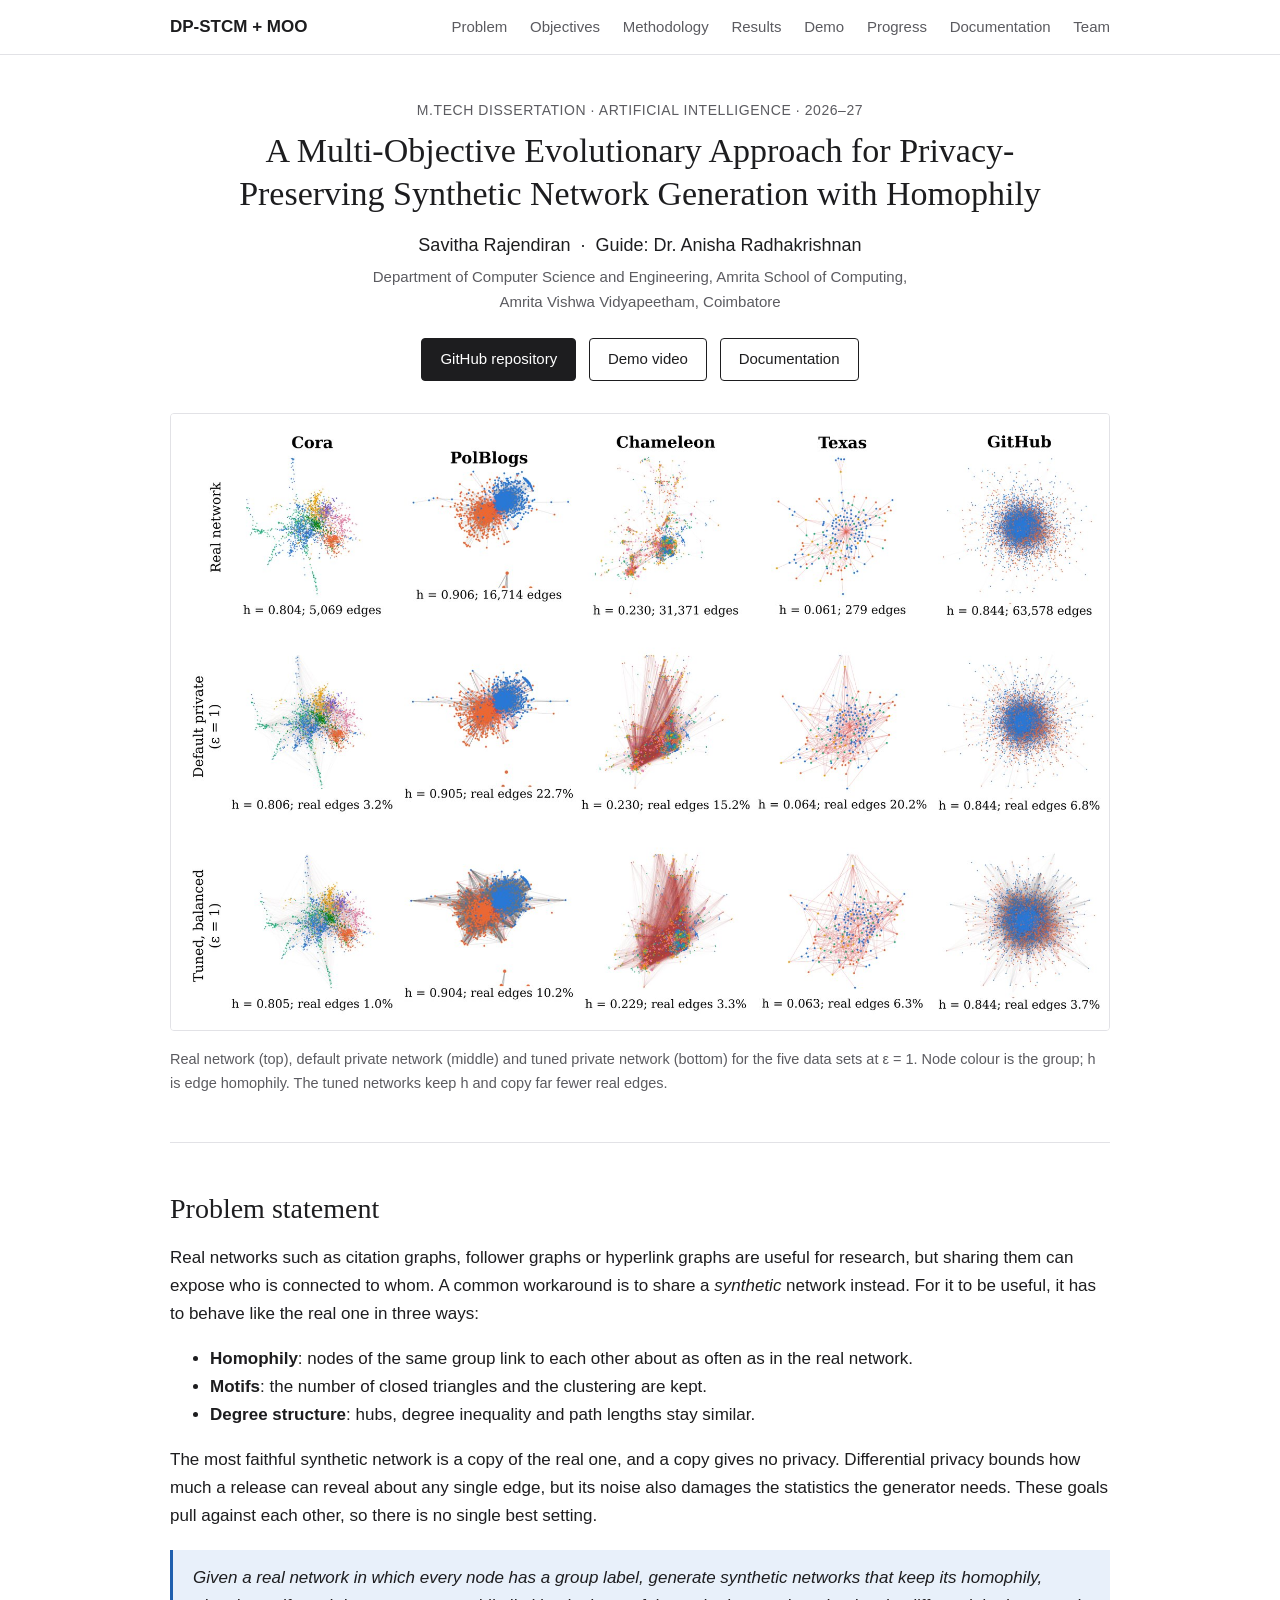
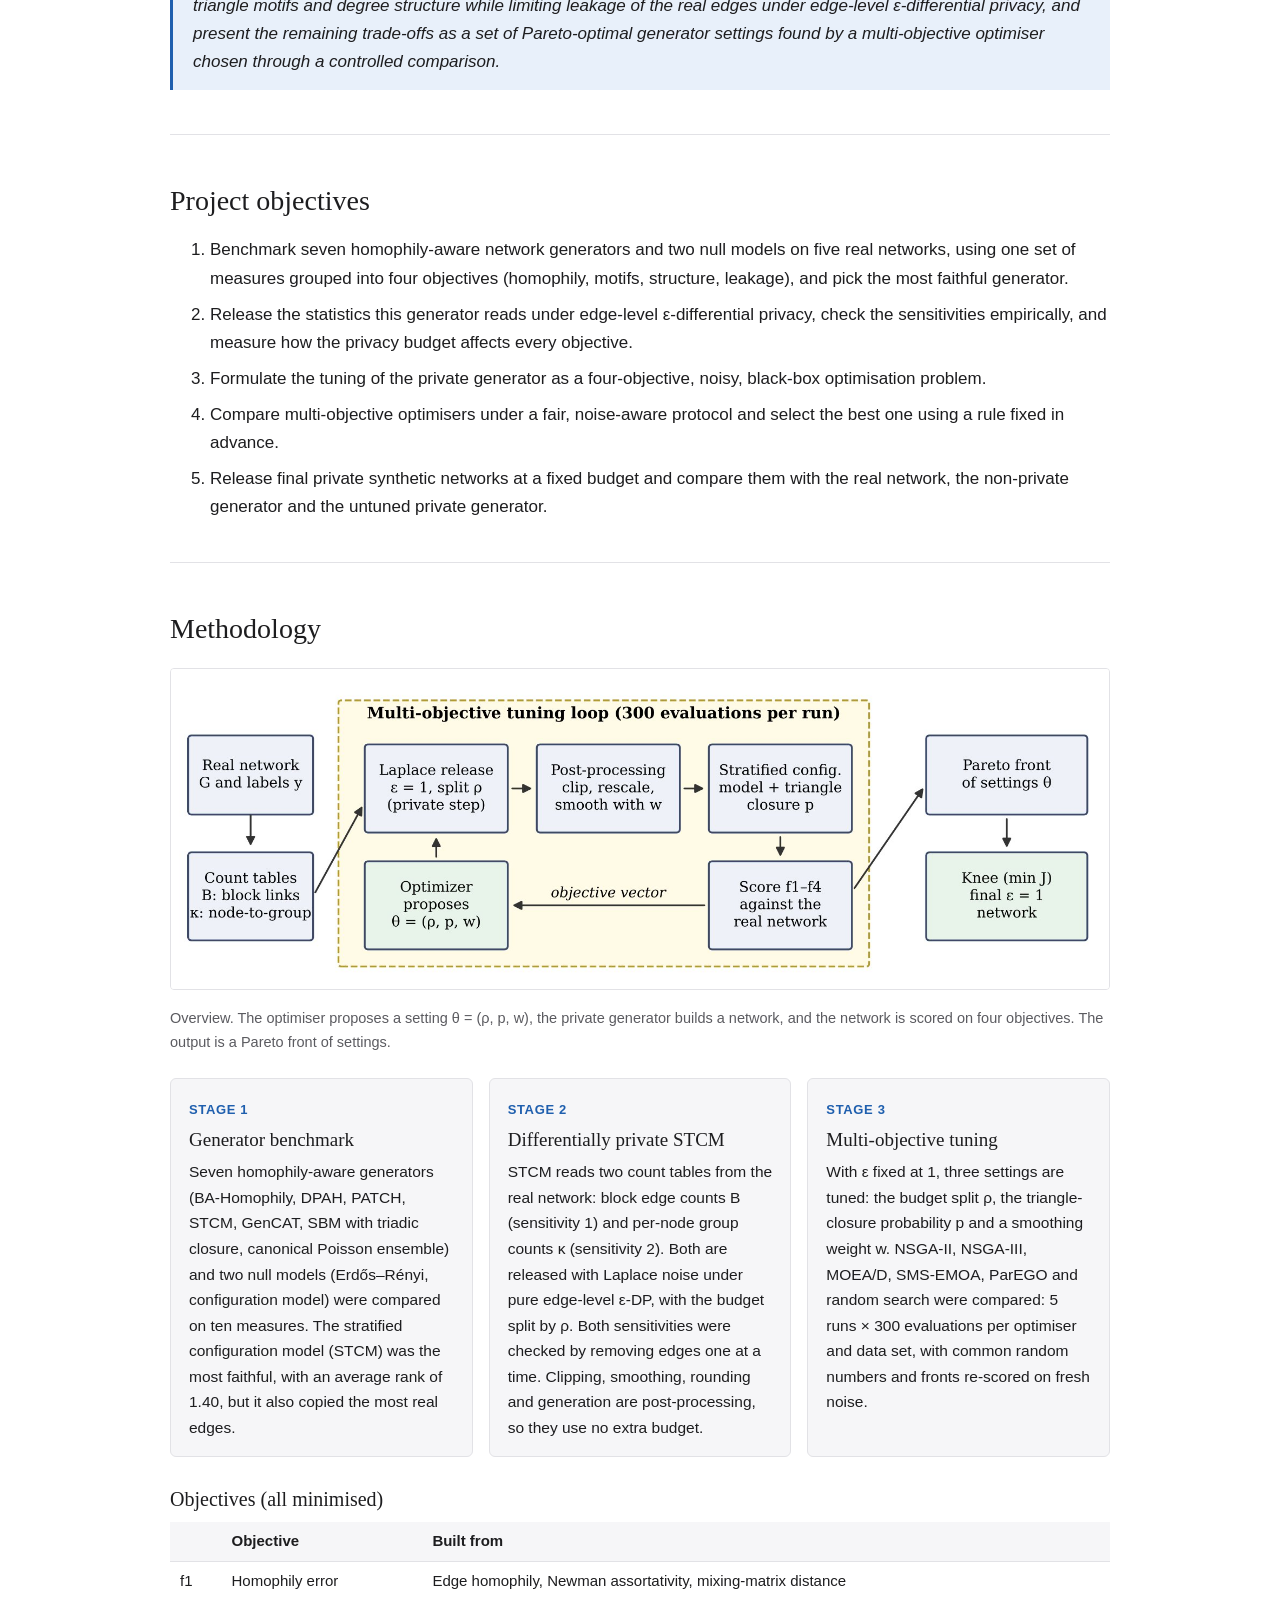
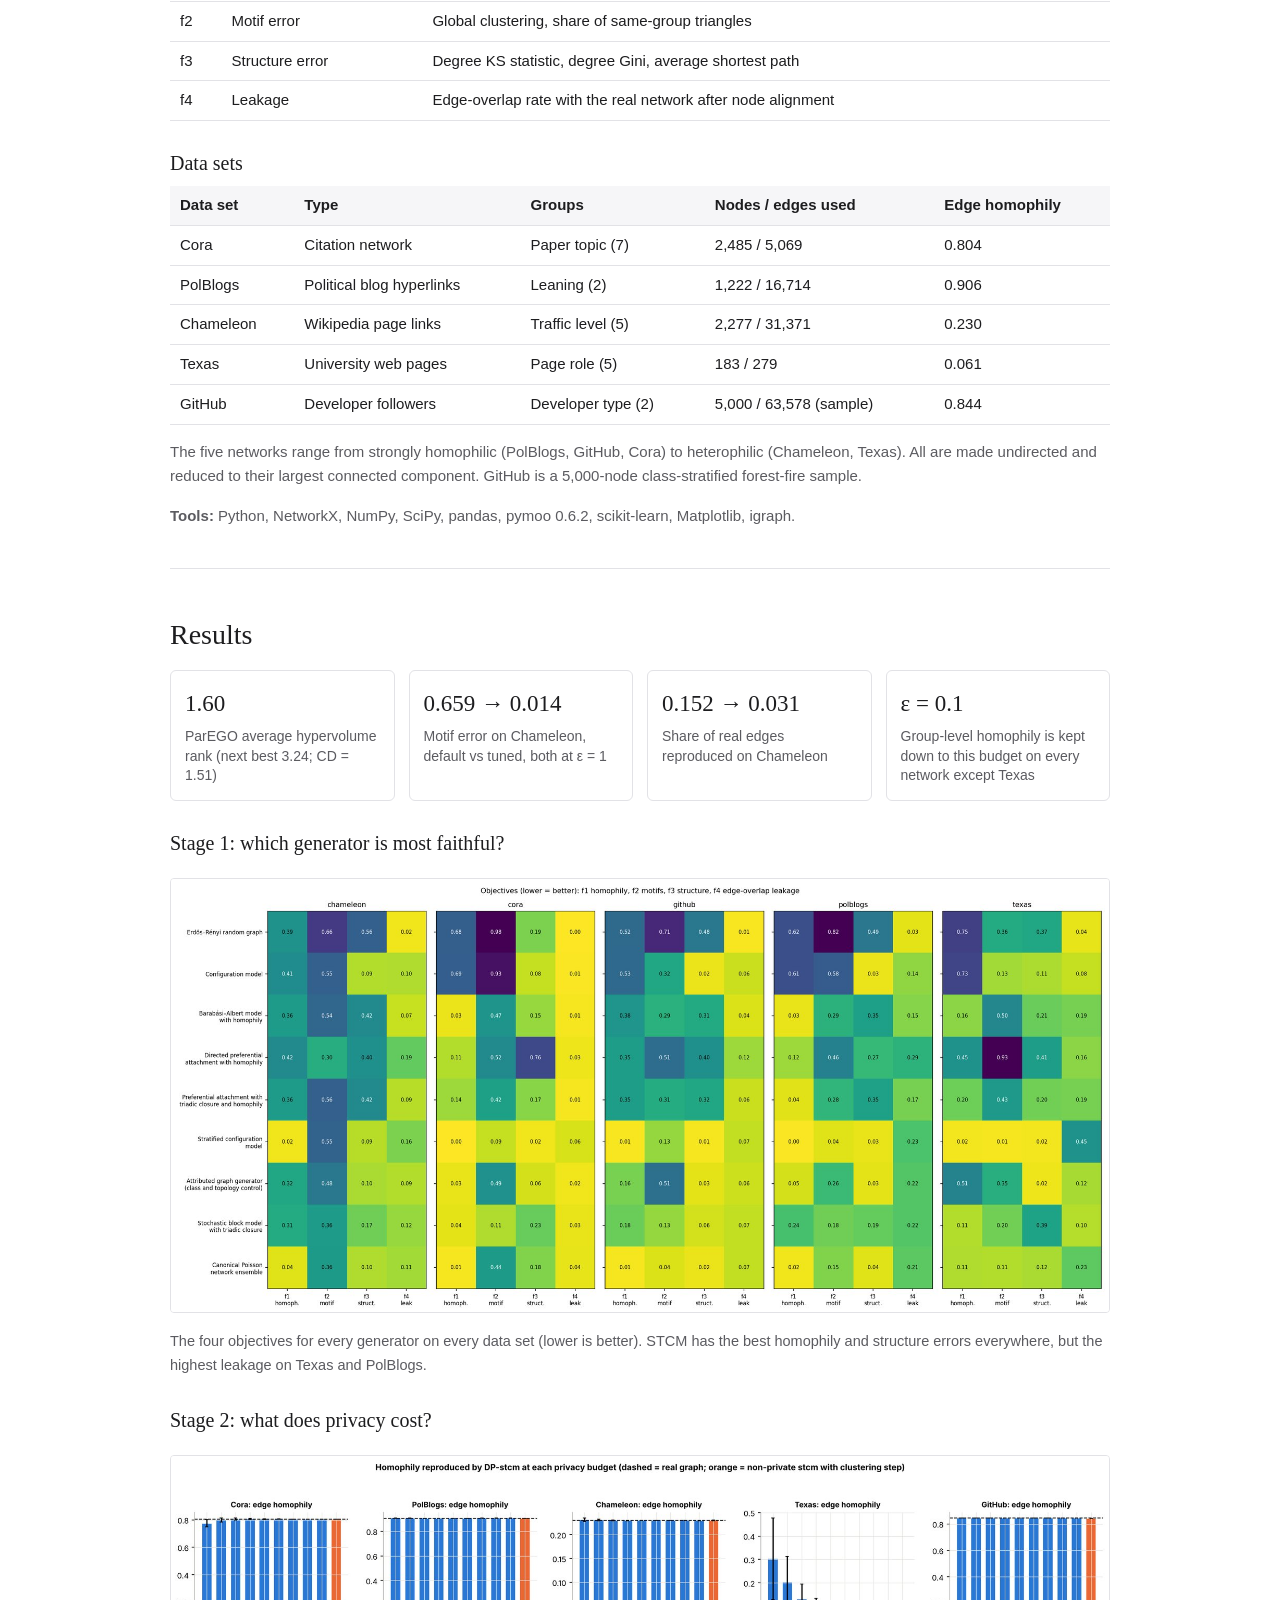
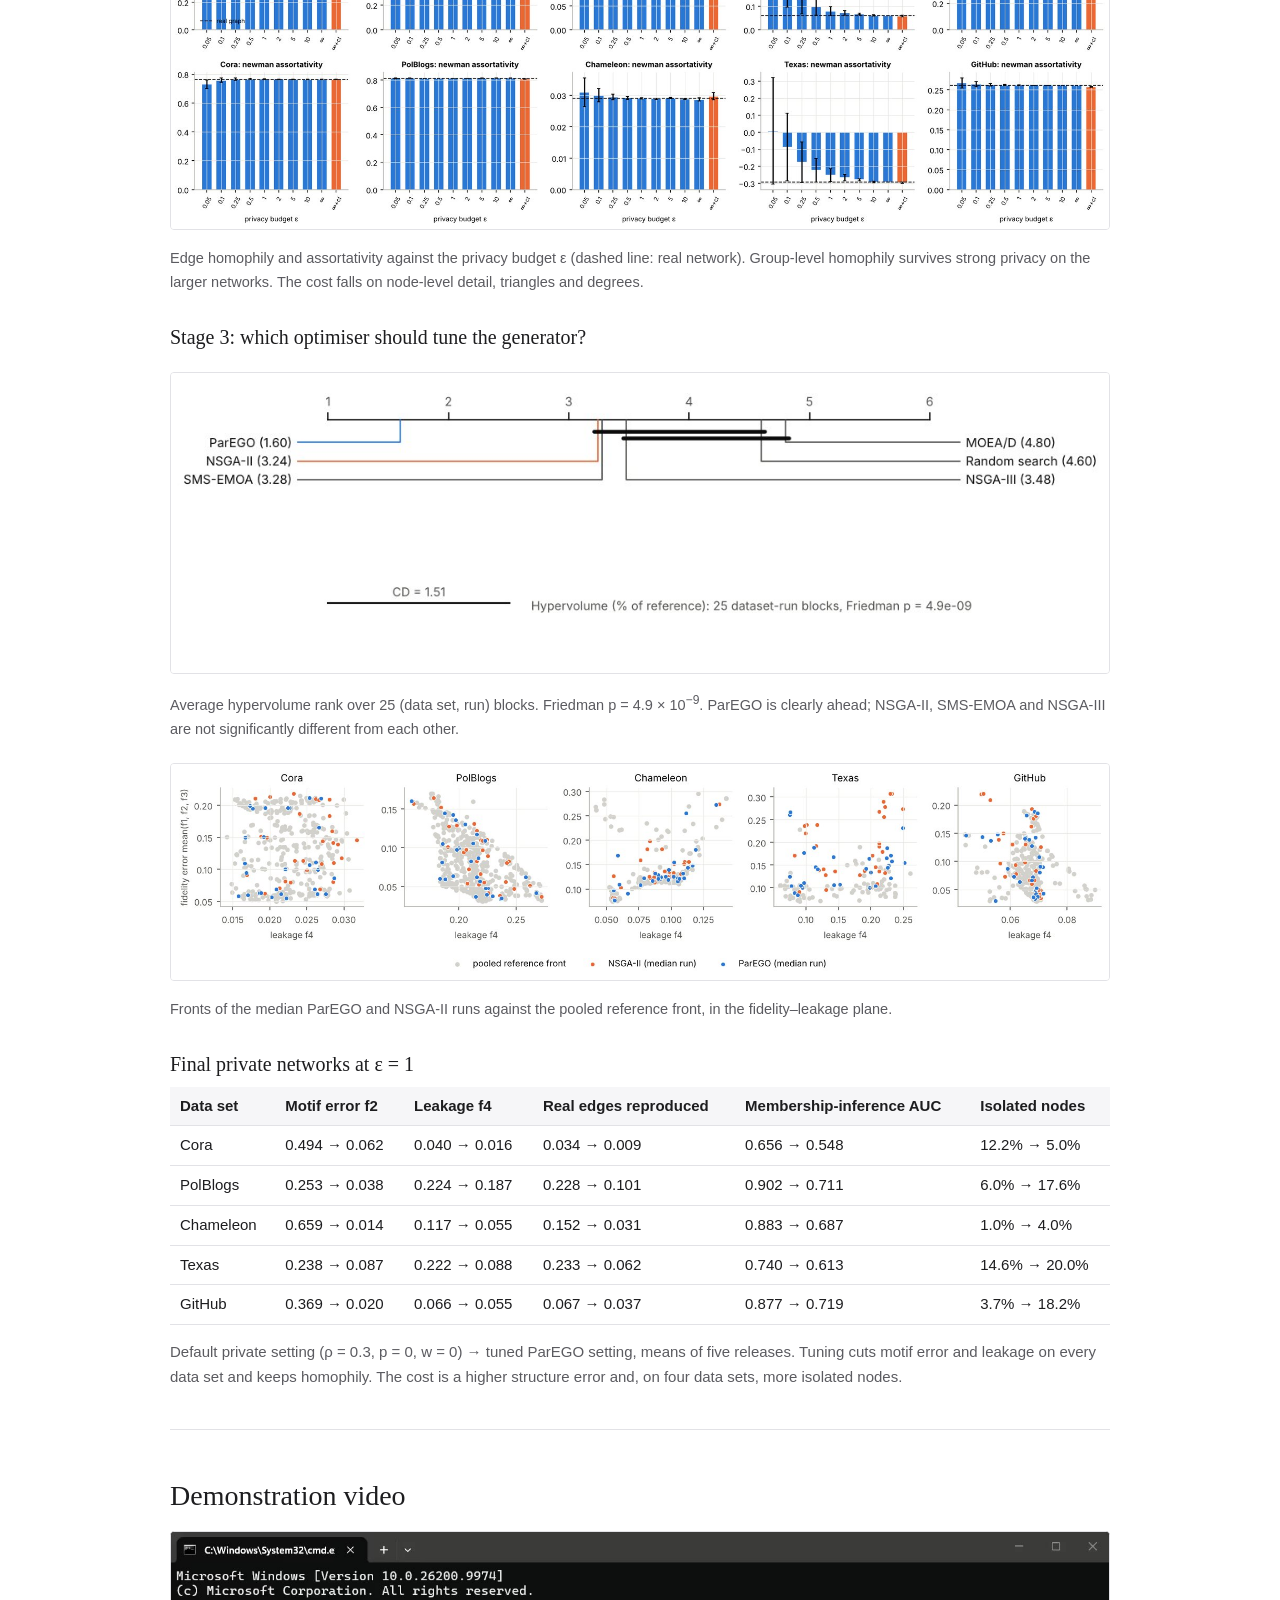
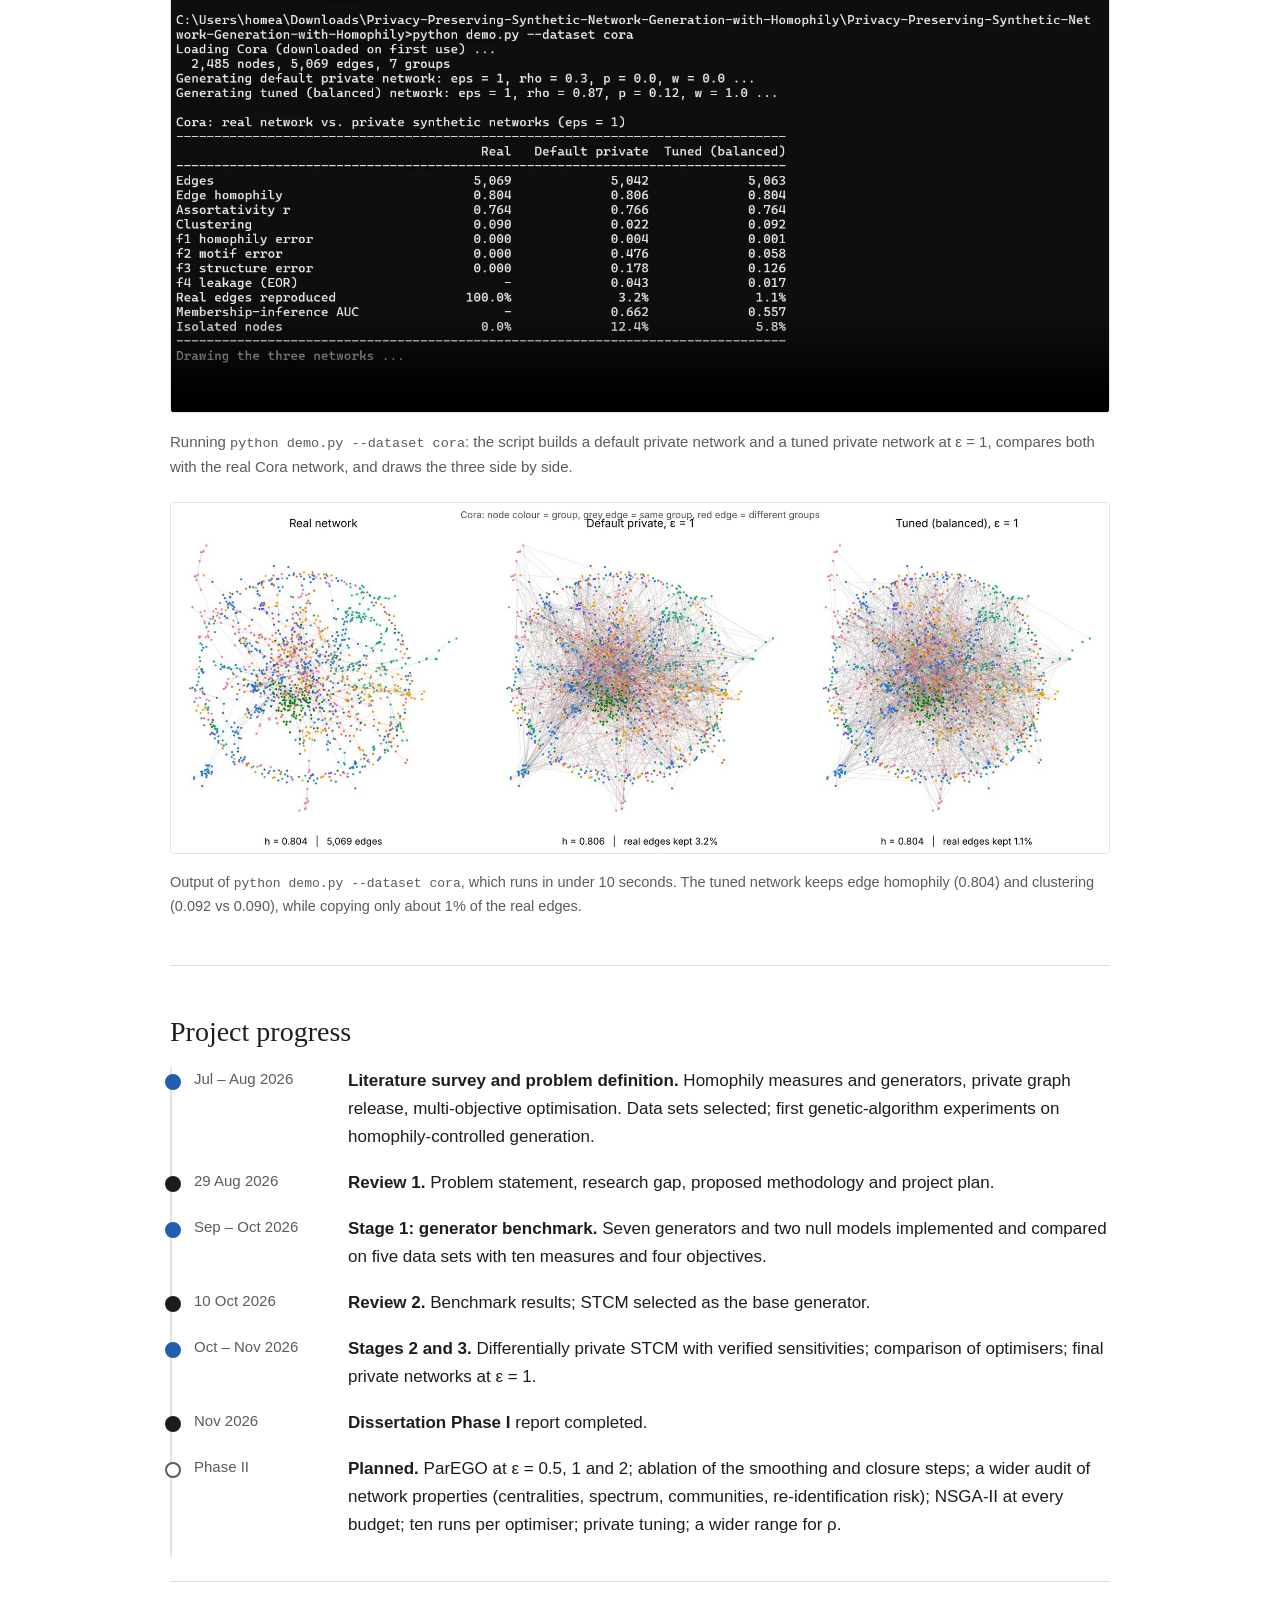
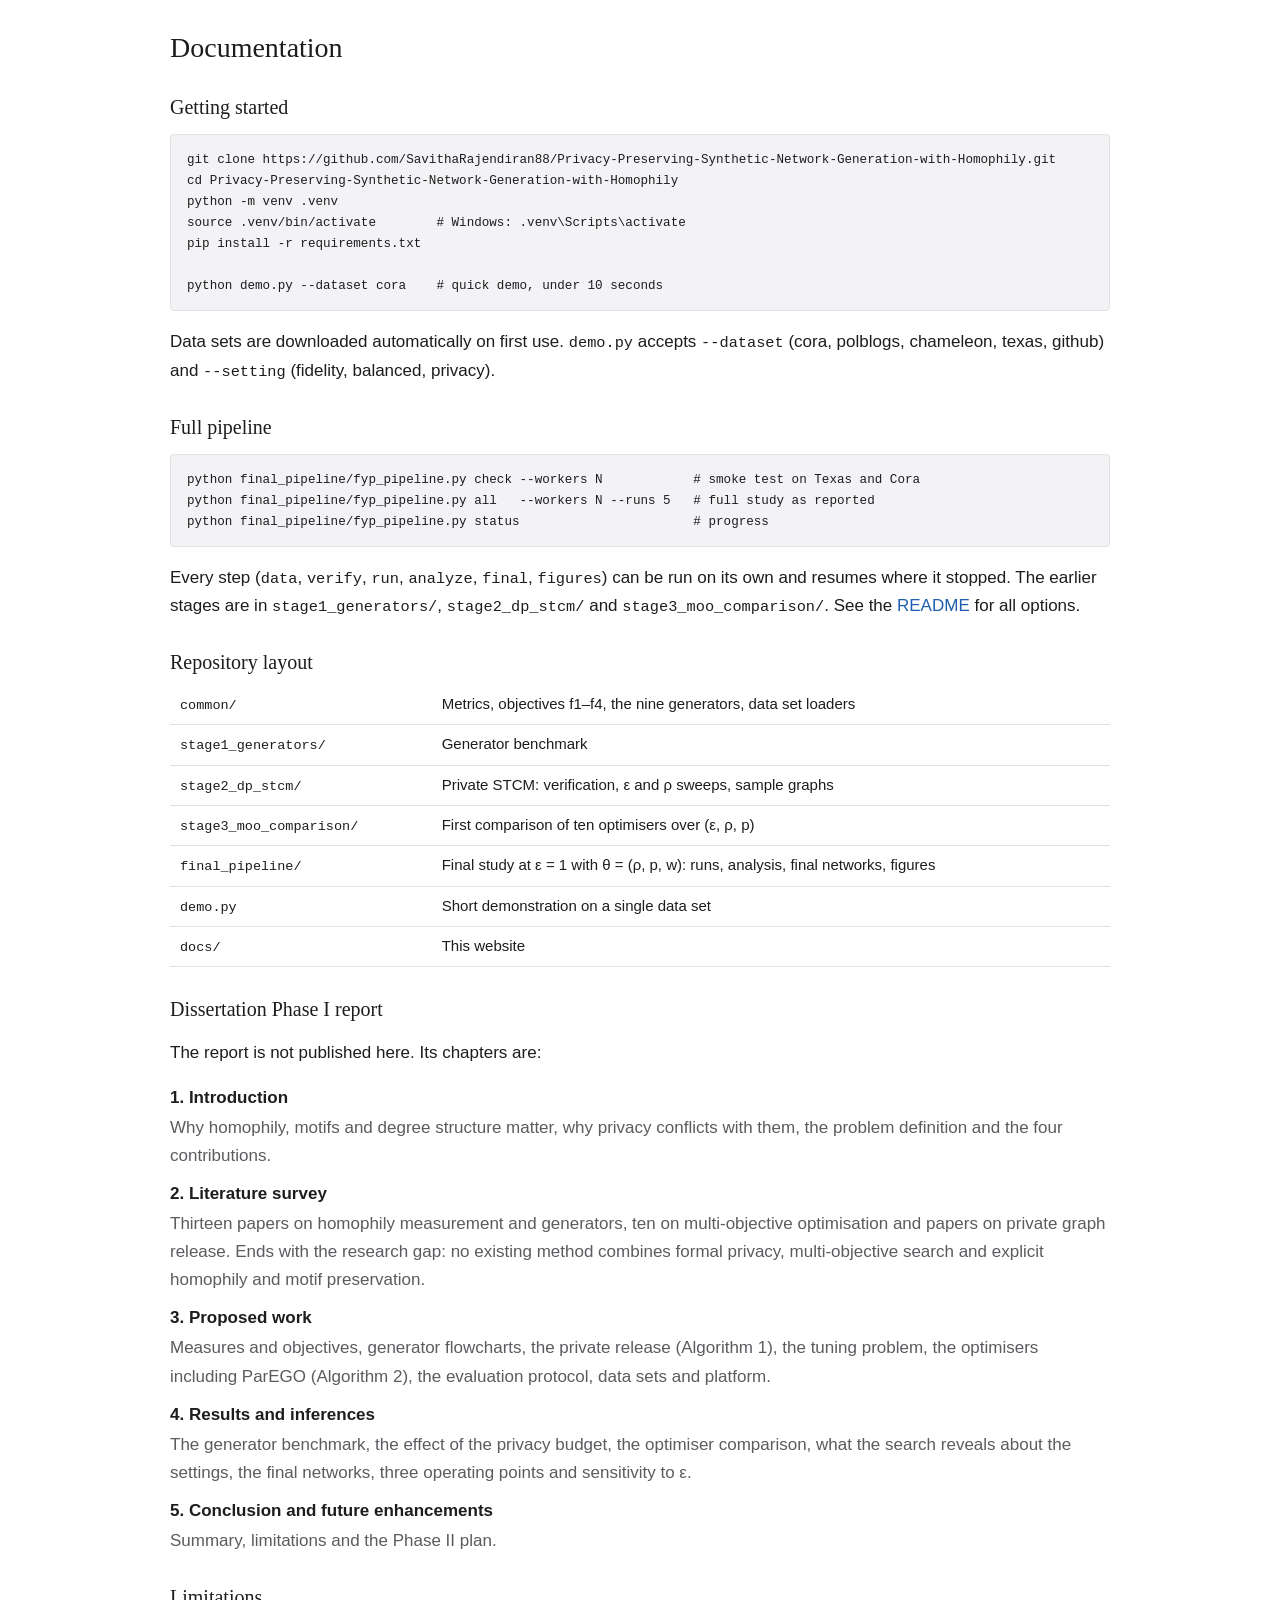
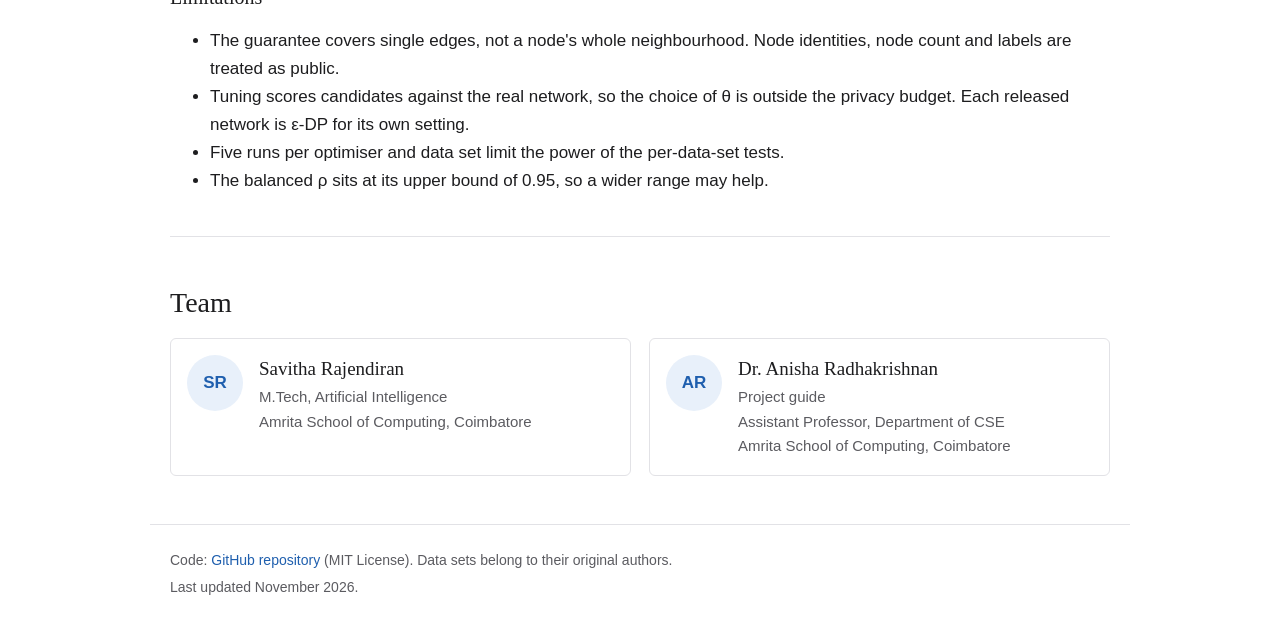
<file: docs/index.html>
<!DOCTYPE html>
<html lang="en">
<head>
<meta charset="utf-8">
<meta name="viewport" content="width=device-width, initial-scale=1">
<title>Privacy-Preserving Synthetic Network Generation with Homophily</title>
<meta name="description" content="M.Tech project, Amrita School of Computing, Coimbatore: differentially private synthetic networks that keep homophily and triangle motifs, tuned by multi-objective optimisation.">
<link rel="stylesheet" href="style.css">
</head>
<body>

<header class="site-header">
  <nav class="nav">
    <a class="brand" href="#top">DP-STCM + MOO</a>
    <div class="nav-links">
      <a href="#problem">Problem</a>
      <a href="#objectives">Objectives</a>
      <a href="#method">Methodology</a>
      <a href="#results">Results</a>
      <a href="#demo">Demo</a>
      <a href="#progress">Progress</a>
      <a href="#docs">Documentation</a>
      <a href="#team">Team</a>
    </div>
  </nav>
</header>

<main id="top">

<section class="hero">
  <p class="eyebrow">M.Tech Dissertation &middot; Artificial Intelligence &middot; 2026&ndash;27</p>
  <h1>A Multi-Objective Evolutionary Approach for Privacy-Preserving Synthetic Network Generation with Homophily</h1>
  <p class="authors">Savitha Rajendiran &nbsp;&middot;&nbsp; Guide: Dr. Anisha Radhakrishnan</p>
  <p class="affil">Department of Computer Science and Engineering, Amrita School of Computing,<br>Amrita Vishwa Vidyapeetham, Coimbatore</p>
  <div class="buttons">
    <a class="btn primary" href="https://github.com/SavithaRajendiran88/Privacy-Preserving-Synthetic-Network-Generation-with-Homophily">GitHub repository</a>
    <a class="btn" href="#demo">Demo video</a>
    <a class="btn" href="#docs">Documentation</a>
  </div>
  <figure class="hero-fig">
    <img src="assets/final_networks.jpg" alt="Real, default private and tuned private networks for Cora, PolBlogs, Chameleon, Texas and GitHub">
    <figcaption>Real network (top), default private network (middle) and tuned private network (bottom) for the five data sets at &epsilon; = 1. Node colour is the group; h is edge homophily. The tuned networks keep h and copy far fewer real edges.</figcaption>
  </figure>
</section>

<section id="problem">
  <h2>Problem statement</h2>
  <p>Real networks such as citation graphs, follower graphs or hyperlink graphs are useful for research, but sharing them can expose who is connected to whom. A common workaround is to share a <em>synthetic</em> network instead. For it to be useful, it has to behave like the real one in three ways:</p>
  <ul>
    <li><strong>Homophily</strong>: nodes of the same group link to each other about as often as in the real network.</li>
    <li><strong>Motifs</strong>: the number of closed triangles and the clustering are kept.</li>
    <li><strong>Degree structure</strong>: hubs, degree inequality and path lengths stay similar.</li>
  </ul>
  <p>The most faithful synthetic network is a copy of the real one, and a copy gives no privacy. Differential privacy bounds how much a release can reveal about any single edge, but its noise also damages the statistics the generator needs. These goals pull against each other, so there is no single best setting.</p>
  <blockquote>Given a real network in which every node has a group label, generate synthetic networks that keep its homophily, triangle motifs and degree structure while limiting leakage of the real edges under edge-level &epsilon;-differential privacy, and present the remaining trade-offs as a set of Pareto-optimal generator settings found by a multi-objective optimiser chosen through a controlled comparison.</blockquote>
</section>

<section id="objectives">
  <h2>Project objectives</h2>
  <ol class="objectives">
    <li>Benchmark seven homophily-aware network generators and two null models on five real networks, using one set of measures grouped into four objectives (homophily, motifs, structure, leakage), and pick the most faithful generator.</li>
    <li>Release the statistics this generator reads under edge-level &epsilon;-differential privacy, check the sensitivities empirically, and measure how the privacy budget affects every objective.</li>
    <li>Formulate the tuning of the private generator as a four-objective, noisy, black-box optimisation problem.</li>
    <li>Compare multi-objective optimisers under a fair, noise-aware protocol and select the best one using a rule fixed in advance.</li>
    <li>Release final private synthetic networks at a fixed budget and compare them with the real network, the non-private generator and the untuned private generator.</li>
  </ol>
</section>

<section id="method">
  <h2>Methodology</h2>
  <figure>
    <img src="assets/method_overview.jpg" alt="Overview of the method: count tables, Laplace release, post-processing, generator, scoring and optimiser loop">
    <figcaption>Overview. The optimiser proposes a setting &theta; = (&rho;, p, w), the private generator builds a network, and the network is scored on four objectives. The output is a Pareto front of settings.</figcaption>
  </figure>

  <div class="stages">
    <div class="stage">
      <span class="stage-no">Stage 1</span>
      <h3>Generator benchmark</h3>
      <p>Seven homophily-aware generators (BA-Homophily, DPAH, PATCH, STCM, GenCAT, SBM with triadic closure, canonical Poisson ensemble) and two null models (Erd&#337;s&ndash;R&eacute;nyi, configuration model) were compared on ten measures. The stratified configuration model (STCM) was the most faithful, with an average rank of 1.40, but it also copied the most real edges.</p>
    </div>
    <div class="stage">
      <span class="stage-no">Stage 2</span>
      <h3>Differentially private STCM</h3>
      <p>STCM reads two count tables from the real network: block edge counts B (sensitivity 1) and per-node group counts &kappa; (sensitivity 2). Both are released with Laplace noise under pure edge-level &epsilon;-DP, with the budget split by &rho;. Both sensitivities were checked by removing edges one at a time. Clipping, smoothing, rounding and generation are post-processing, so they use no extra budget.</p>
    </div>
    <div class="stage">
      <span class="stage-no">Stage 3</span>
      <h3>Multi-objective tuning</h3>
      <p>With &epsilon; fixed at 1, three settings are tuned: the budget split &rho;, the triangle-closure probability p and a smoothing weight w. NSGA-II, NSGA-III, MOEA/D, SMS-EMOA, ParEGO and random search were compared: 5 runs &times; 300 evaluations per optimiser and data set, with common random numbers and fronts re-scored on fresh noise.</p>
    </div>
  </div>

  <h3>Objectives (all minimised)</h3>
  <table>
    <thead><tr><th></th><th>Objective</th><th>Built from</th></tr></thead>
    <tbody>
      <tr><td>f1</td><td>Homophily error</td><td>Edge homophily, Newman assortativity, mixing-matrix distance</td></tr>
      <tr><td>f2</td><td>Motif error</td><td>Global clustering, share of same-group triangles</td></tr>
      <tr><td>f3</td><td>Structure error</td><td>Degree KS statistic, degree Gini, average shortest path</td></tr>
      <tr><td>f4</td><td>Leakage</td><td>Edge-overlap rate with the real network after node alignment</td></tr>
    </tbody>
  </table>

  <h3>Data sets</h3>
  <table>
    <thead><tr><th>Data set</th><th>Type</th><th>Groups</th><th>Nodes / edges used</th><th>Edge homophily</th></tr></thead>
    <tbody>
      <tr><td>Cora</td><td>Citation network</td><td>Paper topic (7)</td><td>2,485 / 5,069</td><td>0.804</td></tr>
      <tr><td>PolBlogs</td><td>Political blog hyperlinks</td><td>Leaning (2)</td><td>1,222 / 16,714</td><td>0.906</td></tr>
      <tr><td>Chameleon</td><td>Wikipedia page links</td><td>Traffic level (5)</td><td>2,277 / 31,371</td><td>0.230</td></tr>
      <tr><td>Texas</td><td>University web pages</td><td>Page role (5)</td><td>183 / 279</td><td>0.061</td></tr>
      <tr><td>GitHub</td><td>Developer followers</td><td>Developer type (2)</td><td>5,000 / 63,578 (sample)</td><td>0.844</td></tr>
    </tbody>
  </table>
  <p class="note">The five networks range from strongly homophilic (PolBlogs, GitHub, Cora) to heterophilic (Chameleon, Texas). All are made undirected and reduced to their largest connected component. GitHub is a 5,000-node class-stratified forest-fire sample.</p>

  <p class="tools"><strong>Tools:</strong> Python, NetworkX, NumPy, SciPy, pandas, pymoo 0.6.2, scikit-learn, Matplotlib, igraph.</p>
</section>

<section id="results">
  <h2>Results</h2>
  <div class="stats">
    <div class="stat"><span class="num">1.60</span><span class="lbl">ParEGO average hypervolume rank (next best 3.24; CD = 1.51)</span></div>
    <div class="stat"><span class="num">0.659 &rarr; 0.014</span><span class="lbl">Motif error on Chameleon, default vs tuned, both at &epsilon; = 1</span></div>
    <div class="stat"><span class="num">0.152 &rarr; 0.031</span><span class="lbl">Share of real edges reproduced on Chameleon</span></div>
    <div class="stat"><span class="num">&epsilon; = 0.1</span><span class="lbl">Group-level homophily is kept down to this budget on every network except Texas</span></div>
  </div>

  <h3>Stage 1: which generator is most faithful?</h3>
  <figure>
    <img src="assets/stage1_objectives.jpg" alt="Heat map of the four objectives for every generator on every data set">
    <figcaption>The four objectives for every generator on every data set (lower is better). STCM has the best homophily and structure errors everywhere, but the highest leakage on Texas and PolBlogs.</figcaption>
  </figure>

  <h3>Stage 2: what does privacy cost?</h3>
  <figure>
    <img src="assets/homophily_vs_epsilon.jpg" alt="Edge homophily and assortativity of DP-STCM against the privacy budget">
    <figcaption>Edge homophily and assortativity against the privacy budget &epsilon; (dashed line: real network). Group-level homophily survives strong privacy on the larger networks. The cost falls on node-level detail, triangles and degrees.</figcaption>
  </figure>

  <h3>Stage 3: which optimiser should tune the generator?</h3>
  <figure>
    <img src="assets/cd_hypervolume.jpg" alt="Critical-difference diagram of hypervolume ranks">
    <figcaption>Average hypervolume rank over 25 (data set, run) blocks. Friedman p = 4.9 &times; 10<sup>&minus;9</sup>. ParEGO is clearly ahead; NSGA-II, SMS-EMOA and NSGA-III are not significantly different from each other.</figcaption>
  </figure>
  <figure>
    <img src="assets/fronts_parego_nsga2.jpg" alt="Fronts of ParEGO and NSGA-II in the fidelity-leakage plane">
    <figcaption>Fronts of the median ParEGO and NSGA-II runs against the pooled reference front, in the fidelity&ndash;leakage plane.</figcaption>
  </figure>

  <h3>Final private networks at &epsilon; = 1</h3>
  <table class="num-table">
    <thead><tr><th>Data set</th><th>Motif error f2</th><th>Leakage f4</th><th>Real edges reproduced</th><th>Membership-inference AUC</th><th>Isolated nodes</th></tr></thead>
    <tbody>
      <tr><td>Cora</td><td>0.494 &rarr; 0.062</td><td>0.040 &rarr; 0.016</td><td>0.034 &rarr; 0.009</td><td>0.656 &rarr; 0.548</td><td>12.2% &rarr; 5.0%</td></tr>
      <tr><td>PolBlogs</td><td>0.253 &rarr; 0.038</td><td>0.224 &rarr; 0.187</td><td>0.228 &rarr; 0.101</td><td>0.902 &rarr; 0.711</td><td>6.0% &rarr; 17.6%</td></tr>
      <tr><td>Chameleon</td><td>0.659 &rarr; 0.014</td><td>0.117 &rarr; 0.055</td><td>0.152 &rarr; 0.031</td><td>0.883 &rarr; 0.687</td><td>1.0% &rarr; 4.0%</td></tr>
      <tr><td>Texas</td><td>0.238 &rarr; 0.087</td><td>0.222 &rarr; 0.088</td><td>0.233 &rarr; 0.062</td><td>0.740 &rarr; 0.613</td><td>14.6% &rarr; 20.0%</td></tr>
      <tr><td>GitHub</td><td>0.369 &rarr; 0.020</td><td>0.066 &rarr; 0.055</td><td>0.067 &rarr; 0.037</td><td>0.877 &rarr; 0.719</td><td>3.7% &rarr; 18.2%</td></tr>
    </tbody>
  </table>
  <p class="note">Default private setting (&rho; = 0.3, p = 0, w = 0) &rarr; tuned ParEGO setting, means of five releases. Tuning cuts motif error and leakage on every data set and keeps homophily. The cost is a higher structure error and, on four data sets, more isolated nodes.</p>
</section>

<section id="demo">
  <h2>Demonstration video</h2>
  <div class="demo-video">
    <video controls preload="metadata" poster="assets/demo_poster.jpg">
      <source src="assets/demo.mp4" type="video/mp4">
      Your browser cannot play this video. <a href="assets/demo.mp4">Download it here</a>.
    </video>
    <p>Running <code>python demo.py --dataset cora</code>: the script builds a default private network and a tuned private network at &epsilon; = 1, compares both with the real Cora network, and draws the three side by side.</p>
  </div>
  <figure>
    <img src="assets/demo_cora.jpg" alt="Output of demo.py on Cora: real, default private and tuned networks">
    <figcaption>Output of <code>python demo.py --dataset cora</code>, which runs in under 10 seconds. The tuned network keeps edge homophily (0.804) and clustering (0.092 vs 0.090), while copying only about 1% of the real edges.</figcaption>
  </figure>
</section>

<section id="progress">
  <h2>Project progress</h2>
  <ol class="timeline">
    <li class="done"><span class="when">Jul &ndash; Aug 2026</span><div><strong>Literature survey and problem definition.</strong> Homophily measures and generators, private graph release, multi-objective optimisation. Data sets selected; first genetic-algorithm experiments on homophily-controlled generation.</div></li>
    <li class="done milestone"><span class="when">29 Aug 2026</span><div><strong>Review 1.</strong> Problem statement, research gap, proposed methodology and project plan.</div></li>
    <li class="done"><span class="when">Sep &ndash; Oct 2026</span><div><strong>Stage 1: generator benchmark.</strong> Seven generators and two null models implemented and compared on five data sets with ten measures and four objectives.</div></li>
    <li class="done milestone"><span class="when">10 Oct 2026</span><div><strong>Review 2.</strong> Benchmark results; STCM selected as the base generator.</div></li>
    <li class="done"><span class="when">Oct &ndash; Nov 2026</span><div><strong>Stages 2 and 3.</strong> Differentially private STCM with verified sensitivities; comparison of optimisers; final private networks at &epsilon; = 1.</div></li>
    <li class="done milestone"><span class="when">Nov 2026</span><div><strong>Dissertation Phase I</strong> report completed.</div></li>
    <li class="next"><span class="when">Phase II</span><div><strong>Planned.</strong> ParEGO at &epsilon; = 0.5, 1 and 2; ablation of the smoothing and closure steps; a wider audit of network properties (centralities, spectrum, communities, re-identification risk); NSGA-II at every budget; ten runs per optimiser; private tuning; a wider range for &rho;.</div></li>
  </ol>
</section>

<section id="docs">
  <h2>Documentation</h2>

  <h3>Getting started</h3>
<pre><code>git clone https://github.com/SavithaRajendiran88/Privacy-Preserving-Synthetic-Network-Generation-with-Homophily.git
cd Privacy-Preserving-Synthetic-Network-Generation-with-Homophily
python -m venv .venv
source .venv/bin/activate        # Windows: .venv\Scripts\activate
pip install -r requirements.txt

python demo.py --dataset cora    # quick demo, under 10 seconds</code></pre>
  <p>Data sets are downloaded automatically on first use. <code>demo.py</code> accepts <code>--dataset</code> (cora, polblogs, chameleon, texas, github) and <code>--setting</code> (fidelity, balanced, privacy).</p>

  <h3>Full pipeline</h3>
<pre><code>python final_pipeline/fyp_pipeline.py check --workers N            # smoke test on Texas and Cora
python final_pipeline/fyp_pipeline.py all   --workers N --runs 5   # full study as reported
python final_pipeline/fyp_pipeline.py status                       # progress</code></pre>
  <p>Every step (<code>data</code>, <code>verify</code>, <code>run</code>, <code>analyze</code>, <code>final</code>, <code>figures</code>) can be run on its own and resumes where it stopped. The earlier stages are in <code>stage1_generators/</code>, <code>stage2_dp_stcm/</code> and <code>stage3_moo_comparison/</code>. See the <a href="https://github.com/SavithaRajendiran88/Privacy-Preserving-Synthetic-Network-Generation-with-Homophily#readme">README</a> for all options.</p>

  <h3>Repository layout</h3>
  <table>
    <tbody>
      <tr><td><code>common/</code></td><td>Metrics, objectives f1&ndash;f4, the nine generators, data set loaders</td></tr>
      <tr><td><code>stage1_generators/</code></td><td>Generator benchmark</td></tr>
      <tr><td><code>stage2_dp_stcm/</code></td><td>Private STCM: verification, &epsilon; and &rho; sweeps, sample graphs</td></tr>
      <tr><td><code>stage3_moo_comparison/</code></td><td>First comparison of ten optimisers over (&epsilon;, &rho;, p)</td></tr>
      <tr><td><code>final_pipeline/</code></td><td>Final study at &epsilon; = 1 with &theta; = (&rho;, p, w): runs, analysis, final networks, figures</td></tr>
      <tr><td><code>demo.py</code></td><td>Short demonstration on a single data set</td></tr>
      <tr><td><code>docs/</code></td><td>This website</td></tr>
    </tbody>
  </table>

  <h3>Dissertation Phase I report</h3>
  <p>The report is not published here. Its chapters are:</p>
  <dl class="chapters">
    <dt>1. Introduction</dt><dd>Why homophily, motifs and degree structure matter, why privacy conflicts with them, the problem definition and the four contributions.</dd>
    <dt>2. Literature survey</dt><dd>Thirteen papers on homophily measurement and generators, ten on multi-objective optimisation and papers on private graph release. Ends with the research gap: no existing method combines formal privacy, multi-objective search and explicit homophily and motif preservation.</dd>
    <dt>3. Proposed work</dt><dd>Measures and objectives, generator flowcharts, the private release (Algorithm 1), the tuning problem, the optimisers including ParEGO (Algorithm 2), the evaluation protocol, data sets and platform.</dd>
    <dt>4. Results and inferences</dt><dd>The generator benchmark, the effect of the privacy budget, the optimiser comparison, what the search reveals about the settings, the final networks, three operating points and sensitivity to &epsilon;.</dd>
    <dt>5. Conclusion and future enhancements</dt><dd>Summary, limitations and the Phase II plan.</dd>
  </dl>

  <h3>Limitations</h3>
  <ul>
    <li>The guarantee covers single edges, not a node's whole neighbourhood. Node identities, node count and labels are treated as public.</li>
    <li>Tuning scores candidates against the real network, so the choice of &theta; is outside the privacy budget. Each released network is &epsilon;-DP for its own setting.</li>
    <li>Five runs per optimiser and data set limit the power of the per-data-set tests.</li>
    <li>The balanced &rho; sits at its upper bound of 0.95, so a wider range may help.</li>
  </ul>
</section>

<section id="team">
  <h2>Team</h2>
  <div class="team">
    <div class="person">
      <div class="avatar">SR</div>
      <div>
        <h3>Savitha Rajendiran</h3>
        <p>M.Tech, Artificial Intelligence<br>Amrita School of Computing, Coimbatore</p>
      </div>
    </div>
    <div class="person">
      <div class="avatar">AR</div>
      <div>
        <h3>Dr. Anisha Radhakrishnan</h3>
        <p>Project guide<br>Assistant Professor, Department of CSE<br>Amrita School of Computing, Coimbatore</p>
      </div>
    </div>
  </div>
</section>

</main>

<footer>
  <p>Code: <a href="https://github.com/SavithaRajendiran88/Privacy-Preserving-Synthetic-Network-Generation-with-Homophily">GitHub repository</a> (MIT License). Data sets belong to their original authors.</p>
  <p>Last updated November 2026.</p>
</footer>

</body>
</html>
</file>
<file: docs/style.css>
:root {
  --ink: #1d1d1f;
  --muted: #5b5b60;
  --line: #e2e2e6;
  --soft: #f6f6f8;
  --accent: #1f5fae;
  --accent-soft: #e8f0fa;
  --max: 980px;
}

* { box-sizing: border-box; }

html { scroll-behavior: smooth; scroll-padding-top: 64px; }

body {
  margin: 0;
  font-family: -apple-system, "Segoe UI", Roboto, "Helvetica Neue", Arial, sans-serif;
  font-size: 17px;
  line-height: 1.65;
  color: var(--ink);
  background: #fff;
}

a { color: var(--accent); text-decoration: none; }
a:hover { text-decoration: underline; }

/* navigation */
.site-header {
  position: sticky; top: 0; z-index: 10;
  background: rgba(255, 255, 255, 0.95);
  border-bottom: 1px solid var(--line);
}
.nav {
  max-width: var(--max); margin: 0 auto; padding: 0 20px;
  display: flex; align-items: center; justify-content: space-between; height: 54px;
}
.brand { font-weight: 600; color: var(--ink); }
.nav-links a { color: var(--muted); font-size: 15px; margin-left: 18px; }
.nav-links a:hover { color: var(--ink); text-decoration: none; }

/* layout */
main { max-width: var(--max); margin: 0 auto; padding: 0 20px; }
section { padding: 48px 0 24px; border-bottom: 1px solid var(--line); }
section:last-of-type { border-bottom: none; }

h1, h2, h3 { font-family: Georgia, "Times New Roman", serif; font-weight: normal; line-height: 1.25; }
h1 { font-size: 34px; margin: 8px auto 16px; max-width: 860px; }
h2 { font-size: 28px; margin: 0 0 18px; }
h3 { font-size: 20px; margin: 30px 0 10px; }

/* hero */
.hero { text-align: center; padding-top: 44px; }
.eyebrow { color: var(--muted); font-size: 14px; letter-spacing: 0.04em; text-transform: uppercase; margin: 0; }
.authors { font-size: 18px; margin: 0; }
.affil { color: var(--muted); font-size: 15px; margin: 4px 0 20px; }
.buttons { margin-bottom: 28px; }
.btn {
  display: inline-block; margin: 4px; padding: 8px 18px;
  border: 1px solid var(--ink); border-radius: 4px; color: var(--ink); font-size: 15px;
}
.btn:hover { background: var(--soft); text-decoration: none; }
.btn.primary { background: var(--ink); color: #fff; }
.btn.primary:hover { background: #3a3a3e; }
.hero-fig { text-align: left; }

/* figures */
figure { margin: 22px 0; }
figure img { width: 100%; height: auto; border: 1px solid var(--line); border-radius: 4px; }
figcaption { color: var(--muted); font-size: 14.5px; margin-top: 8px; }

blockquote {
  margin: 20px 0; padding: 14px 20px;
  border-left: 3px solid var(--accent); background: var(--accent-soft);
  font-style: italic;
}

.objectives li { margin-bottom: 8px; }

/* stages */
.stages { display: grid; grid-template-columns: repeat(3, 1fr); gap: 16px; margin: 24px 0; }
.stage { border: 1px solid var(--line); border-radius: 6px; padding: 16px 18px; background: var(--soft); }
.stage h3 { margin: 4px 0 8px; font-size: 19px; }
.stage p { margin: 0; font-size: 15.5px; }
.stage-no { font-size: 13px; color: var(--accent); font-weight: 600; text-transform: uppercase; letter-spacing: 0.05em; }

/* tables */
table { width: 100%; border-collapse: collapse; font-size: 15px; margin: 10px 0; }
th, td { text-align: left; padding: 7px 10px; border-bottom: 1px solid var(--line); vertical-align: top; }
th { font-weight: 600; background: var(--soft); }
.num-table td:not(:first-child) { white-space: nowrap; }
.note, .tools { color: var(--muted); font-size: 15px; }

/* results */
.stats { display: grid; grid-template-columns: repeat(4, 1fr); gap: 14px; margin: 8px 0 10px; }
.stat { border: 1px solid var(--line); border-radius: 6px; padding: 14px; }
.stat .num { display: block; font-family: Georgia, serif; font-size: 23px; }
.stat .lbl { display: block; color: var(--muted); font-size: 14px; line-height: 1.4; margin-top: 4px; }

/* videos */
.videos { display: grid; grid-template-columns: repeat(3, 1fr); gap: 18px; }
.video h3 { margin: 10px 0 4px; font-size: 18px; }
.video p { margin: 0; font-size: 15px; color: var(--muted); }
.video-frame { position: relative; aspect-ratio: 16 / 9; background: var(--soft); border: 1px solid var(--line); border-radius: 4px; overflow: hidden; }
.video-frame iframe { position: absolute; inset: 0; width: 100%; height: 100%; border: 0; }
.placeholder { position: absolute; inset: 0; display: flex; align-items: center; justify-content: center; color: var(--muted); font-size: 15px; }

.demo-video video { width: 100%; height: auto; border: 1px solid var(--line); border-radius: 4px; background: #000; }
.demo-video p { color: var(--muted); font-size: 15px; margin: 8px 0 0; }

/* timeline */
.timeline { list-style: none; padding: 0; margin: 0; border-left: 2px solid var(--line); }
.timeline li { position: relative; display: grid; grid-template-columns: 140px 1fr; gap: 14px; padding: 0 0 18px 22px; }
.timeline li::before {
  content: ""; position: absolute; left: -7px; top: 7px; width: 12px; height: 12px;
  border-radius: 50%; background: #fff; border: 2px solid var(--muted);
}
.timeline li.done::before { background: var(--accent); border-color: var(--accent); }
.timeline li.milestone::before { background: var(--ink); border-color: var(--ink); }
.timeline .when { color: var(--muted); font-size: 15px; }

/* docs */
pre { background: #f3f3f5; border: 1px solid var(--line); border-radius: 4px; padding: 14px 16px; overflow-x: auto; font-size: 14px; line-height: 1.5; }
code { font-family: Consolas, Menlo, monospace; font-size: 0.9em; }
.chapters dt { font-weight: 600; margin-top: 10px; }
.chapters dd { margin: 2px 0 0 0; color: var(--muted); }

/* team */
.team { display: grid; grid-template-columns: repeat(2, 1fr); gap: 18px; }
.person { display: flex; gap: 16px; align-items: flex-start; border: 1px solid var(--line); border-radius: 6px; padding: 16px; }
.person h3 { margin: 2px 0 4px; font-size: 19px; }
.person p { margin: 0; color: var(--muted); font-size: 15px; }
.avatar {
  flex: none; width: 56px; height: 56px; border-radius: 50%;
  background: var(--accent-soft); color: var(--accent);
  display: flex; align-items: center; justify-content: center; font-weight: 600;
}

footer { max-width: var(--max); margin: 24px auto 0; padding: 20px; border-top: 1px solid var(--line); color: var(--muted); font-size: 14px; }
footer p { margin: 4px 0; }

/* small screens */
@media (max-width: 860px) {
  .nav-links { display: none; }
  .stages, .videos, .team { grid-template-columns: 1fr; }
  .stats { grid-template-columns: repeat(2, 1fr); }
  .timeline li { grid-template-columns: 1fr; gap: 2px; }
  h1 { font-size: 27px; }
  .num-table { display: block; overflow-x: auto; }
}
</file>
